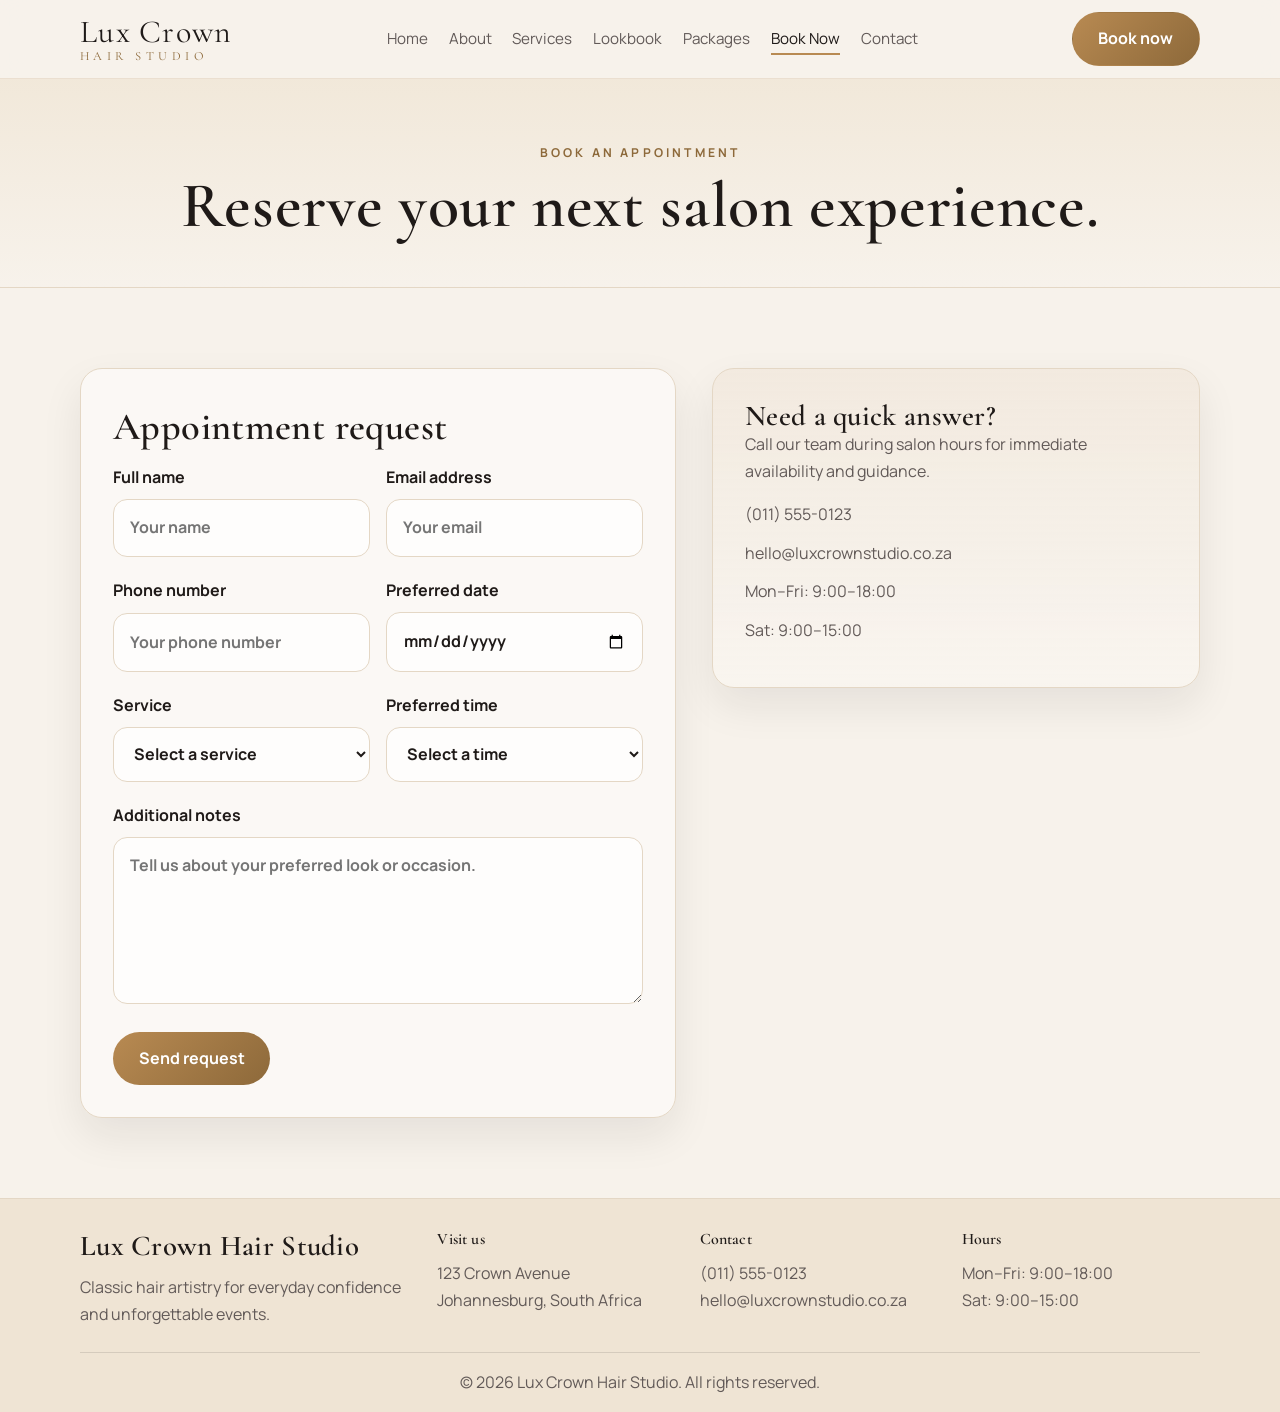
<file: book.html>
<!DOCTYPE html>
<html lang="en">
  <head>
    <meta charset="UTF-8" />
    <meta name="viewport" content="width=device-width, initial-scale=1.0" />
    <meta name="description" content="Book an appointment at Lux Crown Hair Studio for haircuts, styling, braids, treatments, and event glam." />
    <title>Book Now | Lux Crown Hair Studio</title>
    <link rel="preconnect" href="https://fonts.googleapis.com" />
    <link rel="preconnect" href="https://fonts.gstatic.com" crossorigin />
    <link href="https://fonts.googleapis.com/css2?family=Cormorant+Garamond:wght@400;500;600;700&family=Manrope:wght@400;500;600;700&display=swap" rel="stylesheet" />
    <link rel="stylesheet" href="style.css" />
  </head>
  <body data-page="book">
    <!-- Shared site header -->
    <header class="site-header">
      <div class="container navbar">
        <a href="index.html" class="brand" aria-label="Lux Crown Hair Studio home">
          Lux Crown <span>Hair Studio</span>
        </a>
        <button class="nav-toggle" aria-label="Toggle navigation" aria-expanded="false">
          <span></span>
          <span></span>
          <span></span>
        </button>
        <nav class="site-nav" aria-label="Primary navigation">
          <ul class="nav-menu">
            <li><a href="index.html">Home</a></li>
            <li><a href="about.html">About</a></li>
            <li><a href="services.html">Services</a></li>
            <li><a href="lookbook.html">Lookbook</a></li>
            <li><a href="packages.html">Packages</a></li>
            <li><a href="book.html" class="active">Book Now</a></li>
            <li><a href="contact.html">Contact</a></li>
          </ul>
        </nav>
        <a href="book.html" class="btn btn-primary hidden-mobile">Book now</a>
      </div>
    </header>

    <main>
      <section class="page-hero small-hero">
        <div class="container page-hero-inner">
          <p class="eyebrow">Book an appointment</p>
          <h1>Reserve your next salon experience.</h1>
        </div>
      </section>

      <section class="section">
        <div class="container booking-layout">
          <div class="booking-card">
            <h2>Appointment request</h2>
            <form class="appointment-form" action="#" method="post">
              <div class="form-row">
                <label>
                  Full name
                  <input type="text" name="fullName" placeholder="Your name" required />
                </label>
                <label>
                  Email address
                  <input type="email" name="email" placeholder="Your email" required />
                </label>
              </div>

              <div class="form-row">
                <label>
                  Phone number
                  <input type="tel" name="phone" placeholder="Your phone number" required />
                </label>
                <label>
                  Preferred date
                  <input type="date" name="date" required />
                </label>
              </div>

              <div class="form-row">
                <label>
                  Service
                  <select name="service" required>
                    <option value="">Select a service</option>
                    <option>Haircut & Styling</option>
                    <option>Braiding & Extensions</option>
                    <option>Natural Hair Care</option>
                    <option>Event Styling</option>
                    <option>Wig Installation</option>
                    <option>Hair Treatment</option>
                  </select>
                </label>
                <label>
                  Preferred time
                  <select name="time" required>
                    <option value="">Select a time</option>
                    <option>09:00</option>
                    <option>10:30</option>
                    <option>12:00</option>
                    <option>14:00</option>
                    <option>15:30</option>
                  </select>
                </label>
              </div>

              <label>
                Additional notes
                <textarea name="notes" rows="5" placeholder="Tell us about your preferred look or occasion."></textarea>
              </label>

              <button type="submit" class="btn btn-primary form-button">Send request</button>
            </form>
          </div>

          <aside class="booking-info">
            <h3>Need a quick answer?</h3>
            <p>Call our team during salon hours for immediate availability and guidance.</p>
            <ul>
              <li>(011) 555-0123</li>
              <li>hello@luxcrownstudio.co.za</li>
              <li>Mon–Fri: 9:00–18:00</li>
              <li>Sat: 9:00–15:00</li>
            </ul>
          </aside>
        </div>
      </section>
    </main>

    <footer class="site-footer">
      <div class="container footer-grid">
        <div>
          <h3>Lux Crown Hair Studio</h3>
          <p>Classic hair artistry for everyday confidence and unforgettable events.</p>
        </div>
        <div>
          <h4>Visit us</h4>
          <p>123 Crown Avenue</p>
          <p>Johannesburg, South Africa</p>
        </div>
        <div>
          <h4>Contact</h4>
          <p>(011) 555-0123</p>
          <p>hello@luxcrownstudio.co.za</p>
        </div>
        <div>
          <h4>Hours</h4>
          <p>Mon–Fri: 9:00–18:00</p>
          <p>Sat: 9:00–15:00</p>
        </div>
      </div>
      <div class="container footer-bottom">
        <p>© <span id="year"></span> Lux Crown Hair Studio. All rights reserved.</p>
      </div>
    </footer>

    <script src="script.js"></script>
  </body>
</html>
</file>
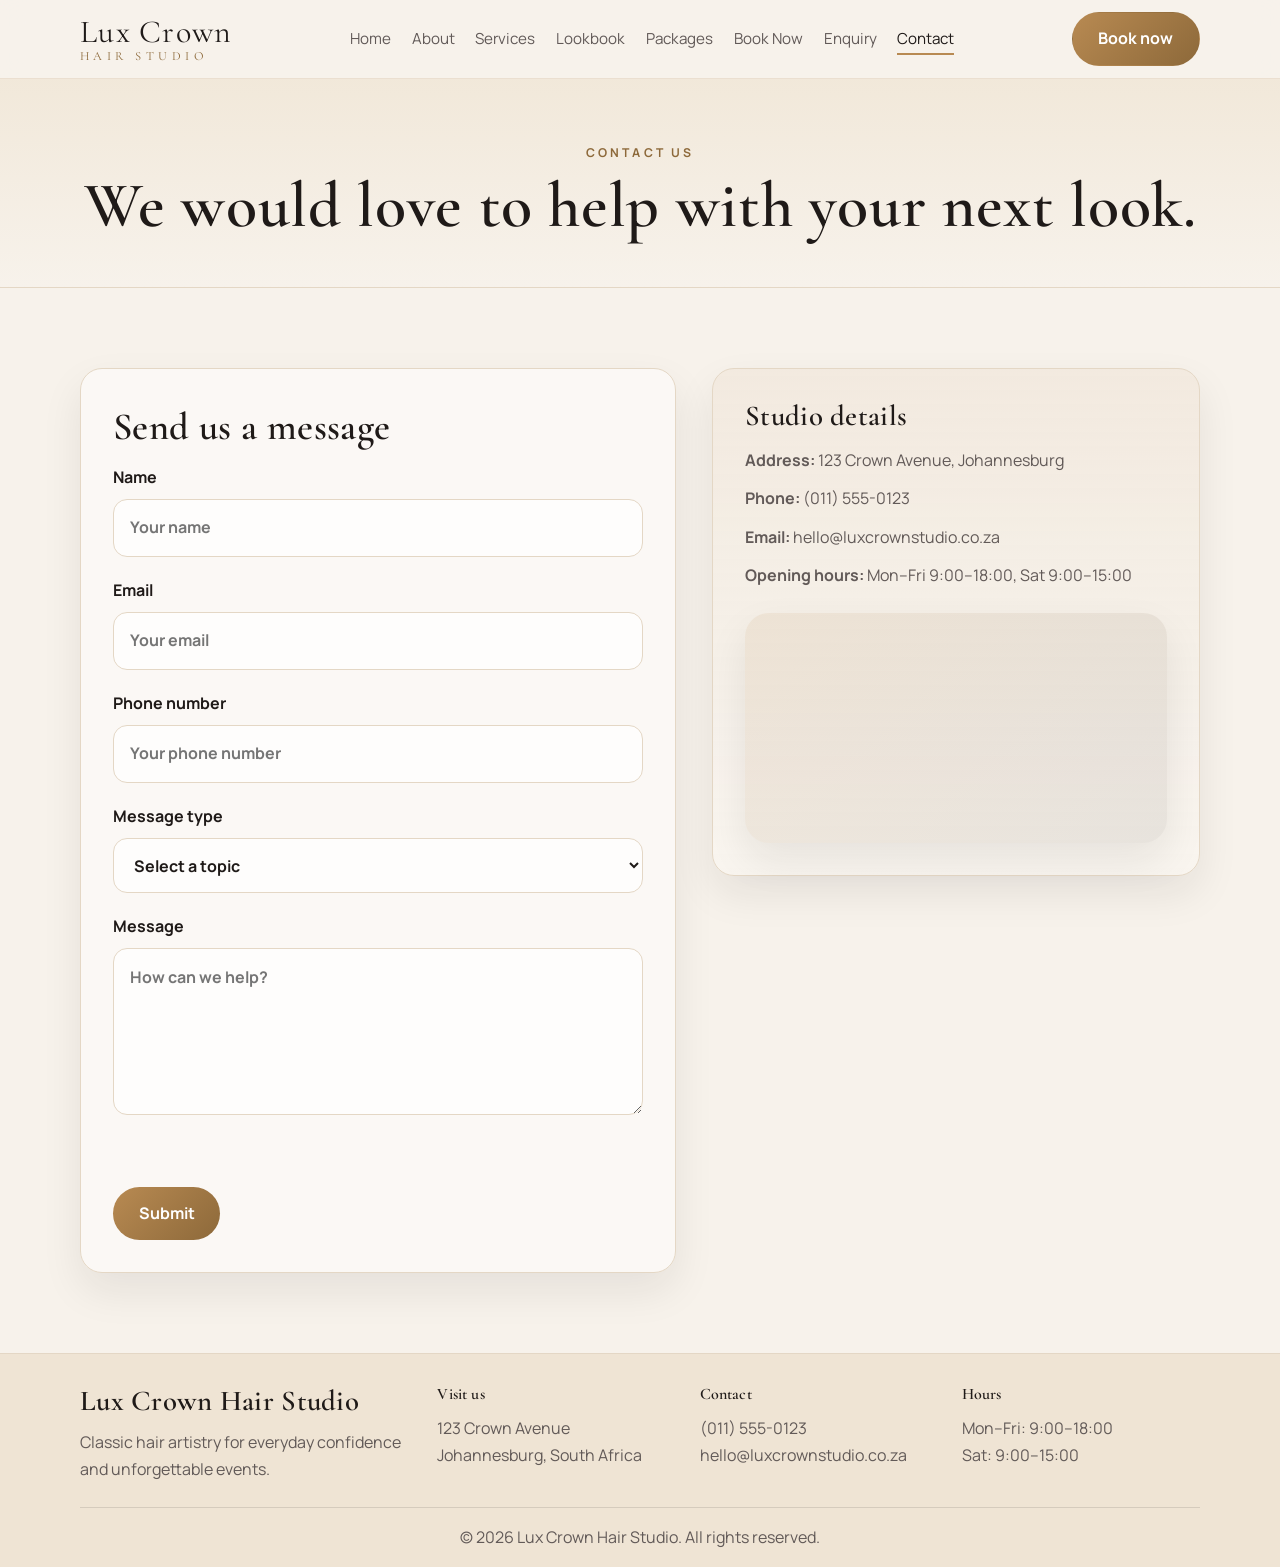
<file: contact.html>
<!DOCTYPE html>
<html lang="en">
  <head>
    <meta charset="UTF-8" />
    <meta name="viewport" content="width=device-width, initial-scale=1.0" />
    <meta
      name="description"
      content="Contact Lux Crown Hair Studio for appointments, salon pricing, event styling enquiries, and general customer support."
    />
    <meta
      name="keywords"
      content="hair salon contact, luxury salon Johannesburg, appointment request, hair studio enquiry"
    />
    <meta name="robots" content="index, follow" />
    <title>Contact | Lux Crown Hair Studio</title>
    <link rel="preconnect" href="https://fonts.googleapis.com" />
    <link rel="preconnect" href="https://fonts.gstatic.com" crossorigin />
    <link href="https://fonts.googleapis.com/css2?family=Cormorant+Garamond:wght@400;500;600;700&family=Manrope:wght@400;500;600;700&display=swap" rel="stylesheet" />
    <link rel="stylesheet" href="style.css" />
  </head>
  <body data-page="contact">
    <!-- Shared site header -->
    <header class="site-header">
      <div class="container navbar">
        <a href="index.html" class="brand" aria-label="Lux Crown Hair Studio home">
          Lux Crown <span>Hair Studio</span>
        </a>
        <button class="nav-toggle" aria-label="Toggle navigation" aria-expanded="false">
          <span></span>
          <span></span>
          <span></span>
        </button>
        <nav class="site-nav" aria-label="Primary navigation">
          <ul class="nav-menu">
            <li><a href="index.html">Home</a></li>
            <li><a href="about.html">About</a></li>
            <li><a href="services.html">Services</a></li>
            <li><a href="lookbook.html">Lookbook</a></li>
            <li><a href="packages.html">Packages</a></li>
            <li><a href="book.html">Book Now</a></li>
            <li><a href="enquiry.html">Enquiry</a></li>
            <li><a href="contact.html" class="active">Contact</a></li>
          </ul>
        </nav>
        <a href="book.html" class="btn btn-primary hidden-mobile">Book now</a>
      </div>
    </header>

    <main>
      <section class="page-hero small-hero">
        <div class="container page-hero-inner">
          <p class="eyebrow">Contact us</p>
          <h1>We would love to help with your next look.</h1>
        </div>
      </section>

      <section class="section">
        <div class="container contact-layout">
          <div class="contact-card">
            <h2>Send us a message</h2>
            <form class="appointment-form" action="mailto:hello@luxcrownstudio.co.za" method="post" enctype="text/plain" novalidate>
              <label>
                Name
                <input type="text" name="name" placeholder="Your name" minlength="2" required />
              </label>

              <label>
                Email
                <input type="email" name="email" placeholder="Your email" required />
              </label>

              <label>
                Phone number
                <input type="tel" name="phone" placeholder="Your phone number" pattern="[0-9+()\s-]{7,}" required />
              </label>

              <label>
                Message type
                <select name="subject" required>
                  <option value="">Select a topic</option>
                  <option>General enquiry</option>
                  <option>Booking question</option>
                  <option>Consultation request</option>
                  <option>Feedback</option>
                </select>
              </label>

              <label>
                Message
                <textarea name="message" rows="5" placeholder="How can we help?" minlength="10" required></textarea>
              </label>

              <div class="status-message" aria-live="polite"></div>
              <button type="submit" class="btn btn-primary form-button">Submit</button>
            </form>
          </div>

          <aside class="contact-details">
            <h3>Studio details</h3>
            <ul>
              <li><strong>Address:</strong> 123 Crown Avenue, Johannesburg</li>
              <li><strong>Phone:</strong> (011) 555-0123</li>
              <li><strong>Email:</strong> hello@luxcrownstudio.co.za</li>
              <li><strong>Opening hours:</strong> Mon–Fri 9:00–18:00, Sat 9:00–15:00</li>
            </ul>

            <div class="map-placeholder" aria-label="Map location for Lux Crown Hair Studio" tabindex="0">
              <iframe
                title="Map showing Lux Crown Hair Studio in Johannesburg"
                src="https://www.google.com/maps?q=Johannesburg%20South%20Africa&output=embed"
                loading="lazy"
                referrerpolicy="no-referrer-when-downgrade"
              ></iframe>
            </div>
          </aside>
        </div>
      </section>
    </main>

    <footer class="site-footer">
      <div class="container footer-grid">
        <div>
          <h3>Lux Crown Hair Studio</h3>
          <p>Classic hair artistry for everyday confidence and unforgettable events.</p>
        </div>
        <div>
          <h4>Visit us</h4>
          <p>123 Crown Avenue</p>
          <p>Johannesburg, South Africa</p>
        </div>
        <div>
          <h4>Contact</h4>
          <p>(011) 555-0123</p>
          <p>hello@luxcrownstudio.co.za</p>
        </div>
        <div>
          <h4>Hours</h4>
          <p>Mon–Fri: 9:00–18:00</p>
          <p>Sat: 9:00–15:00</p>
        </div>
      </div>
      <div class="container footer-bottom">
        <p>© <span id="year"></span> Lux Crown Hair Studio. All rights reserved.</p>
      </div>
    </footer>

    <script src="script.js"></script>
  </body>
</html>
</file>
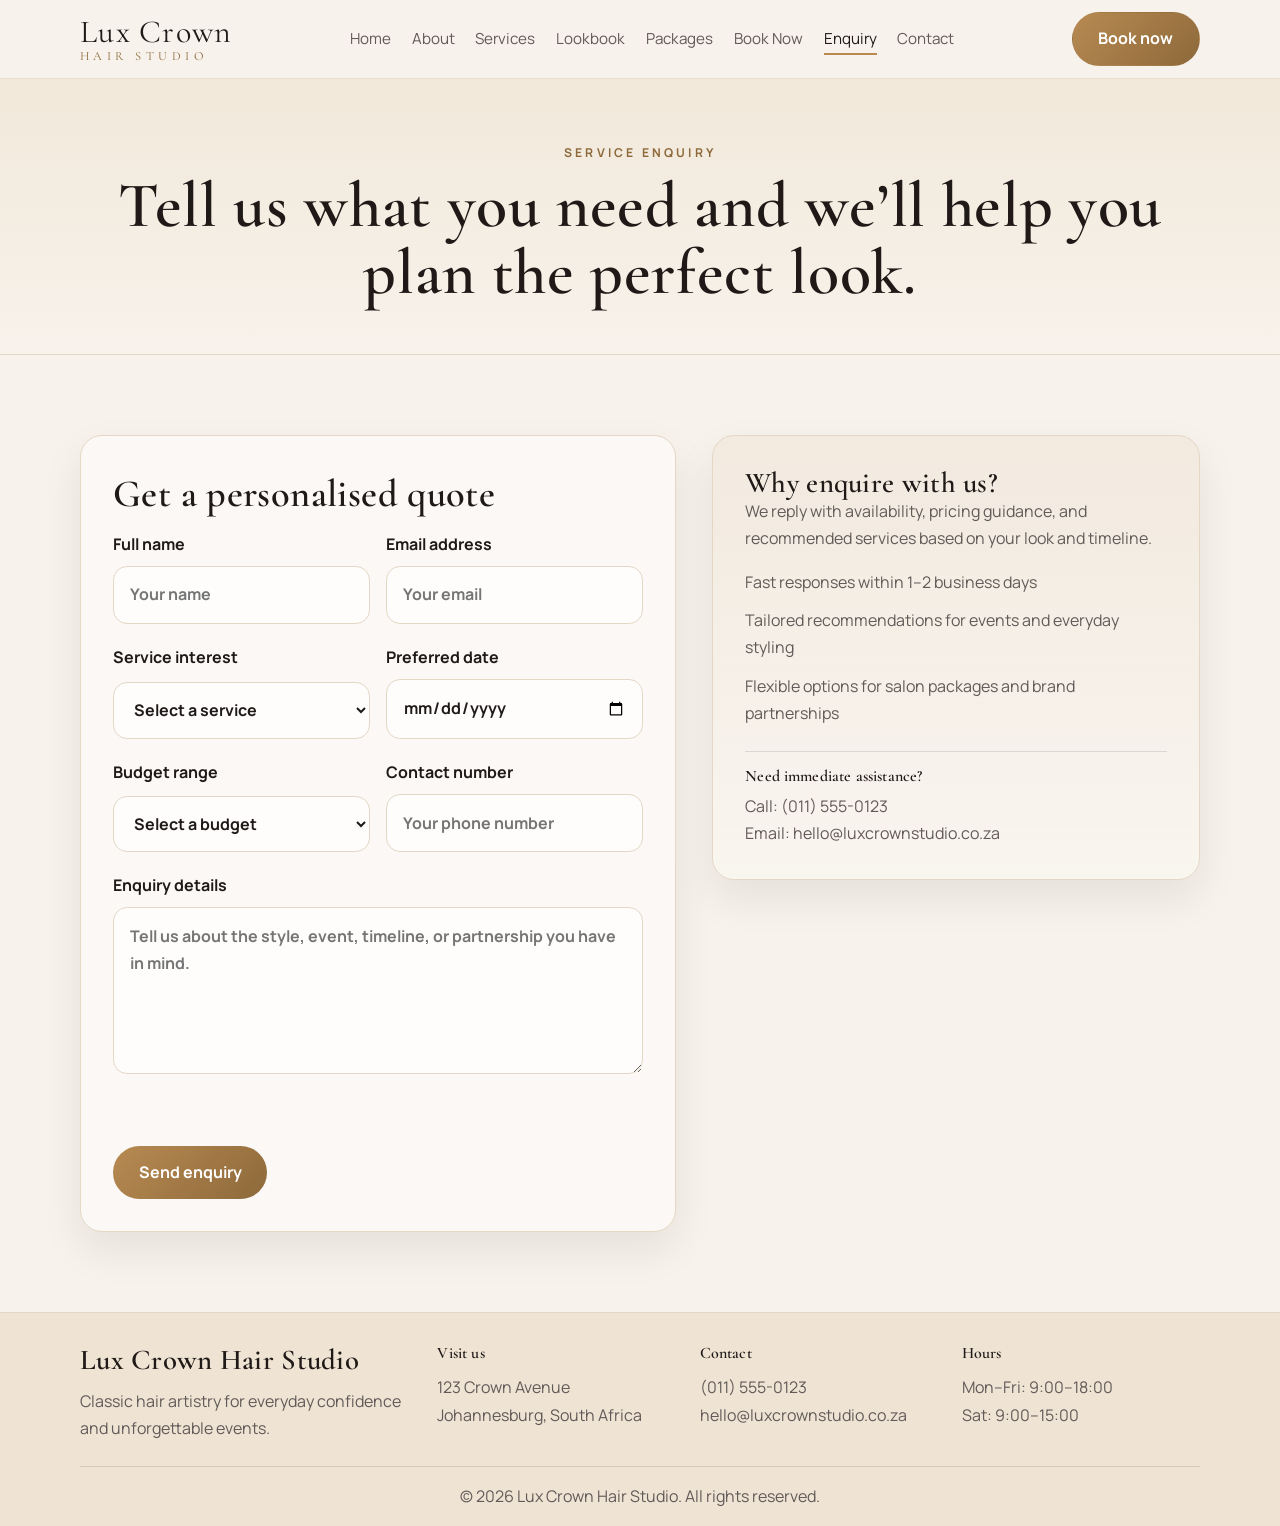
<file: enquiry.html>
<!DOCTYPE html>
<html lang="en">
  <head>
    <meta charset="UTF-8" />
    <meta name="viewport" content="width=device-width, initial-scale=1.0" />
    <meta
      name="description"
      content="Send an enquiry to Lux Crown Hair Studio for salon pricing, appointments, sponsorships, and custom hair styling requests."
    />
    <meta
      name="keywords"
      content="hair salon Johannesburg, luxury hair studio, braiding salon, bridal hair styling, natural hair care, salon enquiry"
    />
    <meta name="robots" content="index, follow" />
    <title>Enquiry | Lux Crown Hair Studio</title>
    <link rel="preconnect" href="https://fonts.googleapis.com" />
    <link rel="preconnect" href="https://fonts.gstatic.com" crossorigin />
    <link
      href="https://fonts.googleapis.com/css2?family=Cormorant+Garamond:wght@400;500;600;700&family=Manrope:wght@400;500;600;700&display=swap"
      rel="stylesheet"
    />
    <link rel="stylesheet" href="style.css" />
  </head>
  <body data-page="enquiry">
    <header class="site-header">
      <div class="container navbar">
        <a href="index.html" class="brand" aria-label="Lux Crown Hair Studio home">
          Lux Crown <span>Hair Studio</span>
        </a>
        <button class="nav-toggle" aria-label="Toggle navigation" aria-expanded="false">
          <span></span>
          <span></span>
          <span></span>
        </button>
        <nav class="site-nav" aria-label="Primary navigation">
          <ul class="nav-menu">
            <li><a href="index.html">Home</a></li>
            <li><a href="about.html">About</a></li>
            <li><a href="services.html">Services</a></li>
            <li><a href="lookbook.html">Lookbook</a></li>
            <li><a href="packages.html">Packages</a></li>
            <li><a href="book.html">Book Now</a></li>
            <li><a href="enquiry.html" class="active">Enquiry</a></li>
            <li><a href="contact.html">Contact</a></li>
          </ul>
        </nav>
        <a href="book.html" class="btn btn-primary hidden-mobile">Book now</a>
      </div>
    </header>

    <main>
      <section class="page-hero small-hero">
        <div class="container page-hero-inner">
          <p class="eyebrow">Service enquiry</p>
          <h1>Tell us what you need and we’ll help you plan the perfect look.</h1>
        </div>
      </section>

      <section class="section">
        <div class="container enquiry-layout">
          <div class="booking-card">
            <h2>Get a personalised quote</h2>
            <form class="appointment-form" data-form="enquiry" novalidate>
              <div class="form-row">
                <label>
                  Full name
                  <input type="text" name="fullName" placeholder="Your name" minlength="2" required />
                </label>
                <label>
                  Email address
                  <input type="email" name="email" placeholder="Your email" required />
                </label>
              </div>

              <div class="form-row">
                <label>
                  Service interest
                  <select name="service" required>
                    <option value="">Select a service</option>
                    <option>Haircut & Styling</option>
                    <option>Braiding & Hair Extensions</option>
                    <option>Natural Hair Care</option>
                    <option>Event Styling</option>
                    <option>Bridal Styling</option>
                    <option>Sponsorship / Partnership</option>
                    <option>Volunteer opportunity</option>
                  </select>
                </label>
                <label>
                  Preferred date
                  <input type="date" name="date" required />
                </label>
              </div>

              <div class="form-row">
                <label>
                  Budget range
                  <select name="budget" required>
                    <option value="">Select a budget</option>
                    <option>Under R500</option>
                    <option>R500 - R999</option>
                    <option>R1,000 - R1,999</option>
                    <option>R2,000 - R3,999</option>
                    <option>R4,000+</option>
                  </select>
                </label>
                <label>
                  Contact number
                  <input type="tel" name="phone" placeholder="Your phone number" pattern="[0-9+()\s-]{7,}" required />
                </label>
              </div>

              <label>
                Enquiry details
                <textarea name="message" rows="5" placeholder="Tell us about the style, event, timeline, or partnership you have in mind." required></textarea>
              </label>

              <div class="status-message" aria-live="polite"></div>
              <button type="submit" class="btn btn-primary form-button">Send enquiry</button>
            </form>
          </div>

          <aside class="booking-info">
            <h3>Why enquire with us?</h3>
            <p>We reply with availability, pricing guidance, and recommended services based on your look and timeline.</p>
            <ul>
              <li>Fast responses within 1–2 business days</li>
              <li>Tailored recommendations for events and everyday styling</li>
              <li>Flexible options for salon packages and brand partnerships</li>
            </ul>
            <div class="visit-cta">
              <h4>Need immediate assistance?</h4>
              <p>Call: (011) 555-0123</p>
              <p>Email: hello@luxcrownstudio.co.za</p>
            </div>
          </aside>
        </div>
      </section>
    </main>

    <footer class="site-footer">
      <div class="container footer-grid">
        <div>
          <h3>Lux Crown Hair Studio</h3>
          <p>Classic hair artistry for everyday confidence and unforgettable events.</p>
        </div>
        <div>
          <h4>Visit us</h4>
          <p>123 Crown Avenue</p>
          <p>Johannesburg, South Africa</p>
        </div>
        <div>
          <h4>Contact</h4>
          <p>(011) 555-0123</p>
          <p>hello@luxcrownstudio.co.za</p>
        </div>
        <div>
          <h4>Hours</h4>
          <p>Mon–Fri: 9:00–18:00</p>
          <p>Sat: 9:00–15:00</p>
        </div>
      </div>
      <div class="container footer-bottom">
        <p>© <span id="year"></span> Lux Crown Hair Studio. All rights reserved.</p>
      </div>
    </footer>

    <script src="script.js"></script>
  </body>
</html>
</file>
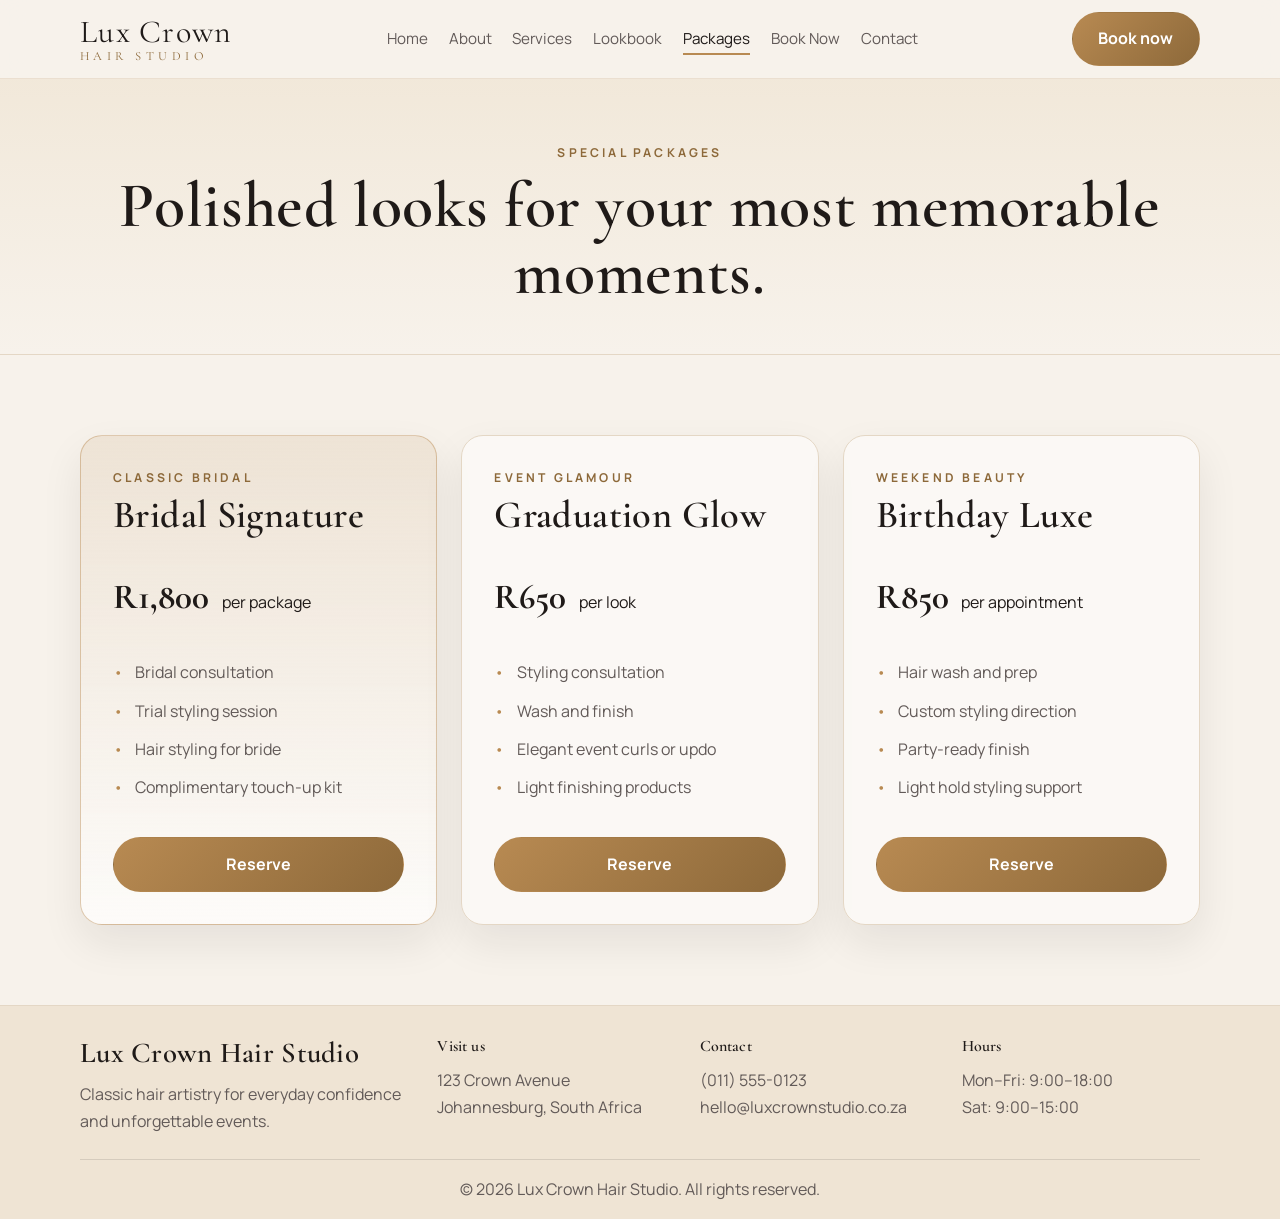
<file: packages.html>
<!DOCTYPE html>
<html lang="en">
  <head>
    <meta charset="UTF-8" />
    <meta name="viewport" content="width=device-width, initial-scale=1.0" />
    <meta name="description" content="View special event and styling packages from Lux Crown Hair Studio for weddings, graduations, birthdays, and more." />
    <title>Packages | Lux Crown Hair Studio</title>
    <link rel="preconnect" href="https://fonts.googleapis.com" />
    <link rel="preconnect" href="https://fonts.gstatic.com" crossorigin />
    <link href="https://fonts.googleapis.com/css2?family=Cormorant+Garamond:wght@400;500;600;700&family=Manrope:wght@400;500;600;700&display=swap" rel="stylesheet" />
    <link rel="stylesheet" href="style.css" />
  </head>
  <body data-page="packages">
    <!-- Shared site header -->
    <header class="site-header">
      <div class="container navbar">
        <a href="index.html" class="brand" aria-label="Lux Crown Hair Studio home">
          Lux Crown <span>Hair Studio</span>
        </a>
        <button class="nav-toggle" aria-label="Toggle navigation" aria-expanded="false">
          <span></span>
          <span></span>
          <span></span>
        </button>
        <nav class="site-nav" aria-label="Primary navigation">
          <ul class="nav-menu">
            <li><a href="index.html">Home</a></li>
            <li><a href="about.html">About</a></li>
            <li><a href="services.html">Services</a></li>
            <li><a href="lookbook.html">Lookbook</a></li>
            <li><a href="packages.html" class="active">Packages</a></li>
            <li><a href="book.html">Book Now</a></li>
            <li><a href="contact.html">Contact</a></li>
          </ul>
        </nav>
        <a href="book.html" class="btn btn-primary hidden-mobile">Book now</a>
      </div>
    </header>

    <main>
      <!-- Page intro -->
      <section class="page-hero small-hero">
        <div class="container page-hero-inner">
          <p class="eyebrow">Special packages</p>
          <h1>Polished looks for your most memorable moments.</h1>
        </div>
      </section>

      <!-- Package cards -->
      <section class="section">
        <div class="container packages-grid">
          <article class="package-card featured">
            <p class="eyebrow">Classic bridal</p>
            <h2>Bridal Signature</h2>
            <div class="price-row">
              <strong>R1,800</strong>
              <span>per package</span>
            </div>
            <ul>
              <li>Bridal consultation</li>
              <li>Trial styling session</li>
              <li>Hair styling for bride</li>
              <li>Complimentary touch-up kit</li>
            </ul>
            <a href="book.html" class="btn btn-primary">Reserve</a>
          </article>

          <article class="package-card">
            <p class="eyebrow">Event glamour</p>
            <h2>Graduation Glow</h2>
            <div class="price-row">
              <strong>R650</strong>
              <span>per look</span>
            </div>
            <ul>
              <li>Styling consultation</li>
              <li>Wash and finish</li>
              <li>Elegant event curls or updo</li>
              <li>Light finishing products</li>
            </ul>
            <a href="book.html" class="btn btn-primary">Reserve</a>
          </article>

          <article class="package-card">
            <p class="eyebrow">Weekend beauty</p>
            <h2>Birthday Luxe</h2>
            <div class="price-row">
              <strong>R850</strong>
              <span>per appointment</span>
            </div>
            <ul>
              <li>Hair wash and prep</li>
              <li>Custom styling direction</li>
              <li>Party-ready finish</li>
              <li>Light hold styling support</li>
            </ul>
            <a href="book.html" class="btn btn-primary">Reserve</a>
          </article>
        </div>
      </section>
    </main>

    <footer class="site-footer">
      <div class="container footer-grid">
        <div>
          <h3>Lux Crown Hair Studio</h3>
          <p>Classic hair artistry for everyday confidence and unforgettable events.</p>
        </div>
        <div>
          <h4>Visit us</h4>
          <p>123 Crown Avenue</p>
          <p>Johannesburg, South Africa</p>
        </div>
        <div>
          <h4>Contact</h4>
          <p>(011) 555-0123</p>
          <p>hello@luxcrownstudio.co.za</p>
        </div>
        <div>
          <h4>Hours</h4>
          <p>Mon–Fri: 9:00–18:00</p>
          <p>Sat: 9:00–15:00</p>
        </div>
      </div>
      <div class="container footer-bottom">
        <p>© <span id="year"></span> Lux Crown Hair Studio. All rights reserved.</p>
      </div>
    </footer>

    <script src="script.js"></script>
  </body>
</html>
</file>
<file: style.css>
/* Base reset and theme variables */
:root {
  --bg: #f7f2eb;
  --bg-soft: #efe4d4;
  --card: #fffdf9;
  --paper: #f4e9dc;
  --text: #1f1a18;
  --muted: #625a58;
  --primary: #b88a52;
  --primary-deep: #8d693a;
  --accent: #e3cfad;
  --border: #e4d7c5;
  --shadow: 0 18px 42px rgba(31, 26, 24, 0.08);
  --success: #2f7d4a;
  --error: #b42318;
}

* {
  box-sizing: border-box;
  margin: 0;
  padding: 0;
}

html {
  scroll-behavior: smooth;
}

body {
  font-family: "Manrope", Arial, sans-serif;
  font-size: 1rem;
  line-height: 1.7;
  color: var(--text);
  background: var(--bg);
}

img {
  width: 100%;
  display: block;
}

a {
  color: inherit;
  text-decoration: none;
}

button,
input,
select,
textarea {
  font: inherit;
}

.container {
  width: min(1120px, calc(100% - 2rem));
  margin: 0 auto;
}

.section {
  padding: 5rem 0;
}

.eyebrow {
  font-size: 0.76rem;
  text-transform: uppercase;
  letter-spacing: 0.2rem;
  color: var(--primary-deep);
  font-weight: 700;
}

h1,
h2,
h3,
h4 {
  font-family: "Cormorant Garamond", Georgia, serif;
  line-height: 1.05;
  letter-spacing: 0.01em;
  font-weight: 600;
}

h1 {
  font-size: clamp(2.8rem, 5vw, 5rem);
  margin-top: 0.5rem;
}

h2 {
  font-size: clamp(2.1rem, 3vw, 3rem);
  margin: 0.4rem 0 1rem;
}

h3 {
  font-size: clamp(1.8rem, 2vw, 2.4rem);
}

p {
  color: var(--muted);
}

/* Site header and navigation */
.site-header {
  position: sticky;
  top: 0;
  z-index: 20;
  background: rgba(247, 242, 235, 0.9);
  backdrop-filter: blur(12px);
  border-bottom: 1px solid rgba(184, 138, 82, 0.18);
}

.navbar {
  display: flex;
  align-items: center;
  justify-content: space-between;
  gap: 1rem;
  min-height: 78px;
}

.brand {
  font-family: "Cormorant Garamond", Georgia, serif;
  font-size: clamp(1.9rem, 2.5vw, 2.8rem);
  color: var(--text);
  line-height: 1;
  letter-spacing: 0.04em;
}

.brand span {
  display: block;
  font-size: 0.78rem;
  letter-spacing: 0.28rem;
  text-transform: uppercase;
  color: var(--primary-deep);
  margin-top: 0.15rem;
}

.site-nav {
  display: flex;
  align-items: center;
}

.nav-menu {
  list-style: none;
  display: flex;
  align-items: center;
  gap: 1.3rem;
}

.nav-menu a {
  position: relative;
  font-size: 0.95rem;
  color: var(--muted);
  transition: color 0.25s ease;
}

.nav-menu a::after {
  content: "";
  position: absolute;
  left: 0;
  bottom: -0.35rem;
  width: 100%;
  height: 2px;
  background: var(--primary);
  transform: scaleX(0);
  transform-origin: center;
  transition: transform 0.25s ease;
}

.nav-menu a:hover,
.nav-menu a.active {
  color: var(--text);
}

.nav-menu a:hover::after,
.nav-menu a.active::after {
  transform: scaleX(1);
}

.btn {
  display: inline-flex;
  align-items: center;
  justify-content: center;
  font-weight: 700;
  border-radius: 999px;
  min-height: 48px;
  padding: 0.8rem 1.6rem;
  border: 1px solid transparent;
  transition: transform 0.2s ease, box-shadow 0.2s ease, background 0.2s ease;
}

.btn:hover,
.btn:focus {
  transform: translateY(-1px);
  box-shadow: 0 10px 20px rgba(184, 138, 82, 0.18);
}

.btn-primary {
  background: linear-gradient(135deg, var(--primary), var(--primary-deep));
  color: #fff;
}

.btn-secondary {
  border-color: var(--border);
  background: rgba(255, 255, 255, 0.3);
  color: var(--text);
}

.nav-toggle {
  display: none;
  flex-direction: column;
  gap: 0.28rem;
  width: 48px;
  height: 48px;
  border: 1px solid var(--border);
  border-radius: 12px;
  background: rgba(255, 255, 255, 0.3);
  padding: 0.8rem 0.7rem;
}

.nav-toggle span {
  display: block;
  width: 100%;
  height: 2px;
  background: var(--text);
  border-radius: 999px;
}

/* Hero and page hero */
.hero {
  padding: 4.5rem 0 3rem;
  background: linear-gradient(145deg, rgba(255,255,255,0.24), rgba(227,207,173,0.12));
}

.hero-grid,
.split-layout,
.booking-layout,
.contact-layout,
.enquiry-layout {
  display: grid;
  grid-template-columns: 1.1fr 0.9fr;
  gap: 2.25rem;
  align-items: center;
}

.page-hero {
  background: linear-gradient(180deg, rgba(227,207,173,0.28), rgba(247,242,235,0.6));
  border-bottom: 1px solid var(--border);
}

.small-hero {
  padding: 4rem 0 3rem;
}

.page-hero-inner {
  text-align: center;
}

.hero-copy p {
  font-size: 1.1rem;
  max-width: 540px;
}

.hero-actions {
  display: flex;
  flex-wrap: wrap;
  gap: 1rem;
  margin: 1.5rem 0;
}

.hero-points {
  list-style: none;
  display: flex;
  flex-wrap: wrap;
  gap: 1rem 1.5rem;
  margin-top: 1.2rem;
  color: var(--text);
  font-weight: 600;
}

.hero-points li::before {
  content: "•";
  color: var(--primary);
  margin-right: 0.55rem;
}

.hero-visual,
.image-panel,
.service-image,
.map-placeholder {
  position: relative;
  overflow: hidden;
  border-radius: 24px;
  box-shadow: var(--shadow);
}

.hero-visual img,
.image-panel img,
.service-image img,
.gallery-item img {
  height: 100%;
  object-fit: cover;
}

/* Cards and lists */
.services-grid,
.values-grid,
.packages-grid,
.testimonial-grid,
.stats-grid {
  display: grid;
  gap: 1.5rem;
}

.services-grid,
.values-grid,
.testimonial-grid {
  grid-template-columns: repeat(3, minmax(0, 1fr));
}

.packages-grid {
  grid-template-columns: repeat(3, minmax(0, 1fr));
}

.stats-grid {
  grid-template-columns: repeat(4, minmax(0, 1fr));
}

.info-card,
.package-card,
.booking-card,
.contact-card,
.booking-info,
.contact-details,
.stat,
blockquote {
  background: rgba(255,255,255,0.5);
  border: 1px solid var(--border);
  border-radius: 22px;
  box-shadow: var(--shadow);
}

.info-card,
.package-card,
.booking-card,
.contact-card,
.booking-info,
.contact-details,
blockquote {
  padding: 2rem;
}

.icon-wrap {
  width: 56px;
  height: 56px;
  display: grid;
  place-items: center;
  background: rgba(184, 138, 82, 0.12);
  border-radius: 50%;
  color: var(--primary-deep);
  font-size: 1.1rem;
  font-weight: 800;
  margin-bottom: 1rem;
}

.dark-panel {
  background: linear-gradient(180deg, rgba(31,26,24,0.97), rgba(31,26,24,0.9));
}

.dark-panel .section-header h2,
.dark-panel .info-card h3,
.dark-panel .info-card p,
.dark-panel .text-panel h2,
.dark-panel .text-panel p,
.dark-panel .text-panel li,
.dark-panel .feature-list li,
.dark-panel .eyebrow {
  color: #f2e7db;
}

.text-panel {
  padding-left: 0.5rem;
}

.feature-list {
  list-style: none;
  margin: 1.5rem 0;
}

.feature-list li {
  margin-top: 0.8rem;
  position: relative;
  padding-left: 1.5rem;
}

.feature-list li::before {
  content: "✔";
  position: absolute;
  left: 0;
  color: var(--primary);
}

.testimonial-grid blockquote {
  font-size: 1.02rem;
  color: var(--text);
}

.testimonial-grid cite {
  display: block;
  margin-top: 1rem;
  color: var(--primary-deep);
  font-style: normal;
  font-weight: 700;
}

/* Service detail layout */
.service-list {
  display: grid;
  gap: 2rem;
}

.service-item {
  display: grid;
  grid-template-columns: 1fr 1fr;
  gap: 2rem;
  align-items: center;
  background: rgba(255,255,255,0.25);
  border: 1px solid var(--border);
  border-radius: 28px;
  overflow: hidden;
}

.service-item.reverse .service-image {
  order: 2;
}

.service-item.reverse .service-copy {
  order: 1;
}

.service-copy {
  padding: 2rem;
}

.service-copy ul {
  list-style: none;
  margin: 1rem 0 1.2rem;
}

.service-copy li {
  position: relative;
  padding-left: 1.4rem;
  margin-top: 0.5rem;
  color: var(--muted);
}

.service-copy li::before {
  content: "•";
  position: absolute;
  left: 0;
  color: var(--primary);
}

.price {
  display: inline-block;
  color: var(--primary-deep);
  font-weight: 800;
  font-size: 1.1rem;
}

/* Search + FAQ */
.search-box {
  width: min(100%, 420px);
  margin: 0 auto 2rem;
}

.search-box input {
  width: 100%;
}

.faq-list {
  display: grid;
  gap: 1rem;
  margin-top: 2rem;
}

.faq-item {
  background: rgba(255,255,255,0.5);
  border: 1px solid var(--border);
  border-radius: 18px;
  overflow: hidden;
}

.faq-question {
  width: 100%;
  background: transparent;
  border: none;
  text-align: left;
  padding: 1.1rem 1.3rem;
  font-weight: 700;
  color: var(--text);
  cursor: pointer;
  display: flex;
  justify-content: space-between;
  align-items: center;
}

.faq-question::after {
  content: "+";
  font-size: 1.5rem;
  color: var(--primary-deep);
}

.faq-question[aria-expanded="true"]::after {
  content: "−";
}

.faq-answer {
  padding: 0 1.3rem 1.2rem;
}

/* Gallery */
.gallery-grid {
  display: grid;
  grid-template-columns: repeat(3, minmax(0, 1fr));
  gap: 1.1rem;
}

.gallery-item {
  min-height: 260px;
  border-radius: 22px;
  overflow: hidden;
  box-shadow: var(--shadow);
}

.gallery-item.tall {
  grid-row: span 2;
  min-height: 520px;
}

.gallery-item.wide {
  grid-column: span 2;
}

/* Packages */
.package-card {
  display: flex;
  flex-direction: column;
  justify-content: space-between;
  min-height: 100%;
}

.package-card.featured {
  background: linear-gradient(180deg, rgba(184,138,82,0.14), rgba(255,255,255,0.7));
  border-color: rgba(184,138,82,0.45);
}

.package-card .price-row {
  display: flex;
  align-items: baseline;
  gap: 0.8rem;
  margin: 1rem 0;
}

.package-card strong {
  font-size: 2.2rem;
  font-family: "Cormorant Garamond", Georgia, serif;
  color: var(--text);
}

.package-card ul {
  list-style: none;
  margin: 1rem 0 1.5rem;
}

.package-card li {
  position: relative;
  padding-left: 1.4rem;
  margin-bottom: 0.7rem;
  color: var(--muted);
}

.package-card li::before {
  content: "•";
  position: absolute;
  left: 0;
  color: var(--primary);
}

/* Booking and contact forms */
.booking-layout,
.contact-layout,
.enquiry-layout {
  align-items: start;
}

.booking-info,
.contact-details {
  background: linear-gradient(180deg, rgba(184,138,82,0.08), rgba(255,255,255,0.22));
}

.booking-info ul,
.contact-details ul {
  list-style: none;
  margin-top: 1rem;
  color: var(--muted);
}

.booking-info li,
.contact-details li {
  margin-bottom: 0.7rem;
}

.appointment-form {
  display: grid;
  gap: 1.25rem;
}

.form-row {
  display: grid;
  grid-template-columns: repeat(2, minmax(0, 1fr));
  gap: 1rem;
}

label {
  display: grid;
  gap: 0.5rem;
  font-weight: 700;
  color: var(--text);
}

input,
select,
textarea {
  width: 100%;
  border: 1px solid var(--border);
  border-radius: 14px;
  background: rgba(255,255,255,0.7);
  padding: 0.9rem 1rem;
  color: var(--text);
}

input:focus,
select:focus,
textarea:focus {
  outline: 2px solid rgba(184,138,82,0.25);
  border-color: var(--primary);
}

input[aria-invalid="true"],
select[aria-invalid="true"],
textarea[aria-invalid="true"] {
  border-color: var(--error);
  box-shadow: 0 0 0 2px rgba(180, 35, 24, 0.08);
}

.status-message {
  min-height: 1.5rem;
  font-size: 0.92rem;
  color: var(--success);
  font-weight: 700;
}

.status-message.error {
  color: var(--error);
}

.form-button {
  width: fit-content;
  margin-top: 0.5rem;
  border: none;
  cursor: pointer;
}

.map-placeholder {
  margin-top: 1.5rem;
  display: grid;
  place-items: center;
  background: linear-gradient(135deg, rgba(184,138,82,0.12), rgba(31,26,24,0.08));
  min-height: 230px;
}

.map-placeholder iframe {
  width: 100%;
  min-height: 230px;
  border: 0;
}

.visit-cta {
  margin-top: 1.5rem;
  padding-top: 1rem;
  border-top: 1px solid rgba(31, 26, 24, 0.12);
}

.visit-cta h4 {
  margin-bottom: 0.5rem;
}

/* Stats */
.stat {
  display: grid;
  place-items: center;
  text-align: center;
  padding: 2rem 1.5rem;
}

.stat strong {
  font-family: "Cormorant Garamond", Georgia, serif;
  font-size: clamp(2rem, 2.5vw, 3rem);
  color: var(--primary-deep);
}

/* Footer */
.site-footer {
  border-top: 1px solid var(--border);
  background: #efe4d4;
  padding: 2rem 0 1rem;
}

.footer-grid {
  display: grid;
  grid-template-columns: 1.4fr 1fr 1fr 1fr;
  gap: 1.5rem;
  padding-bottom: 1.5rem;
}

.footer-grid h3,
.footer-grid h4 {
  margin-bottom: 0.8rem;
}

.footer-bottom {
  padding-top: 1rem;
  border-top: 1px solid rgba(31,26,24,0.12);
  text-align: center;
}

/* Screen reader utility class */
.sr-only {
  position: absolute;
  width: 1px;
  height: 1px;
  padding: 0;
  margin: -1px;
  overflow: hidden;
  clip: rect(0, 0, 0, 0);
  white-space: nowrap;
  border: 0;
}

/* Responsive layout */
@media (max-width: 980px) {
  .hero-grid,
  .split-layout,
  .booking-layout,
  .contact-layout,
  .enquiry-layout,
  .service-item {
    grid-template-columns: 1fr;
  }

  .services-grid,
  .values-grid,
  .packages-grid,
  .testimonial-grid,
  .stats-grid,
  .footer-grid {
    grid-template-columns: repeat(2, minmax(0, 1fr));
  }

  .nav-menu {
    position: absolute;
    top: 78px;
    left: 1rem;
    right: 1rem;
    display: none;
    flex-direction: column;
    align-items: flex-start;
    background: rgba(255,255,255,0.96);
    border: 1px solid var(--border);
    border-radius: 16px;
    padding: 1rem 1.2rem;
    box-shadow: var(--shadow);
  }

  .nav-menu.is-open {
    display: flex;
  }

  .nav-toggle {
    display: flex;
  }

  .hidden-mobile {
    display: none;
  }
}

@media (max-width: 640px) {
  .section {
    padding: 4rem 0;
  }

  .services-grid,
  .values-grid,
  .packages-grid,
  .testimonial-grid,
  .stats-grid,
  .footer-grid,
  .gallery-grid,
  .form-row {
    grid-template-columns: 1fr;
  }

  .gallery-item.wide {
    grid-column: auto;
  }

  .gallery-item.tall {
    grid-row: auto;
    min-height: 260px;
  }

  .hero {
    padding-top: 3rem;
  }

  .btn {
    width: 100%;
  }

  .hero-actions {
    flex-direction: column;
  }
}
</file>
